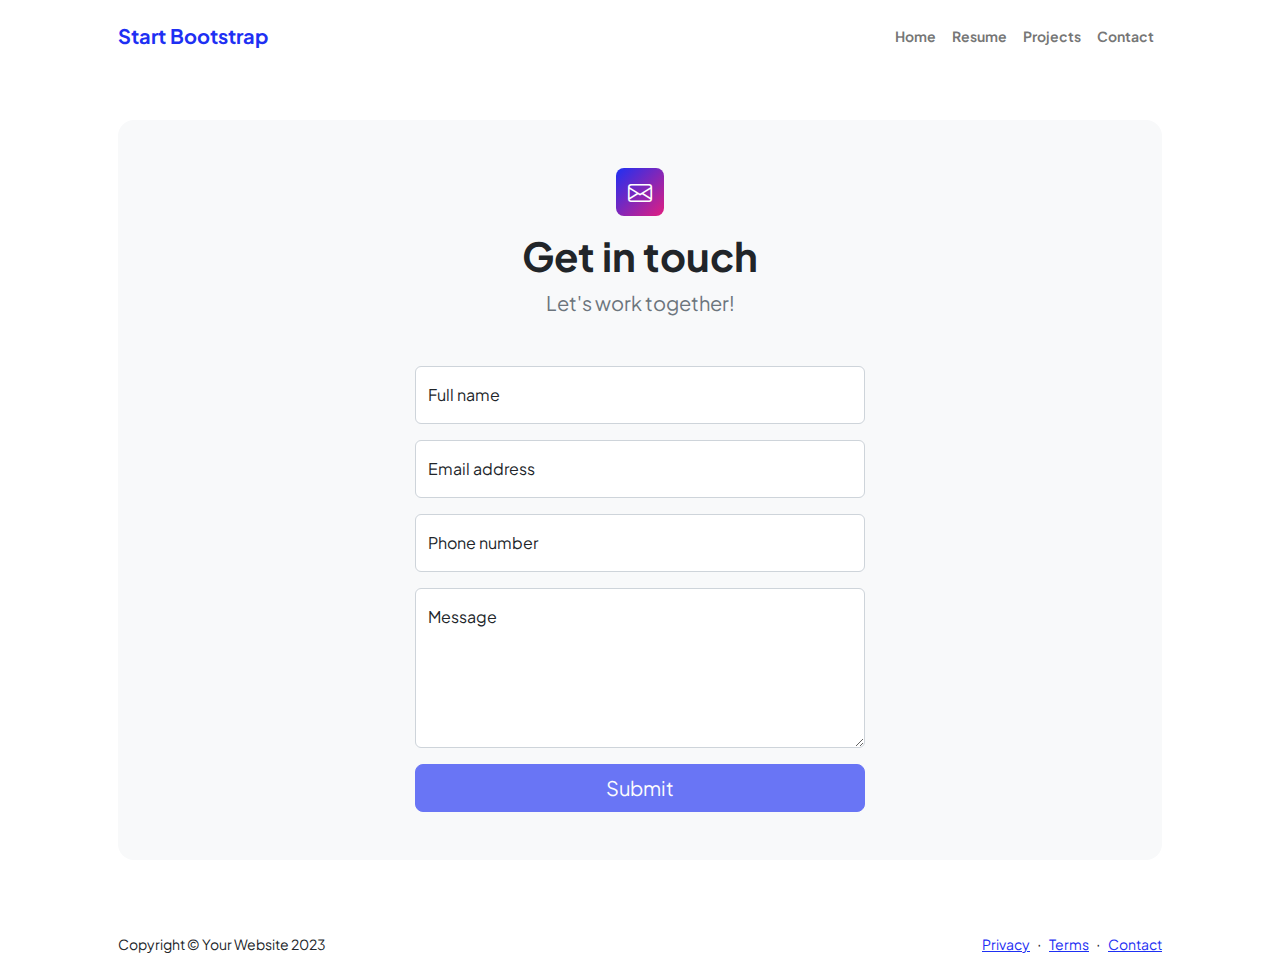
<file: contact.html>
<!DOCTYPE html>
<html lang="en">
    <head>
        <meta charset="utf-8" />
        <meta name="viewport" content="width=device-width, initial-scale=1, shrink-to-fit=no" />
        <meta name="description" content />
        <meta name="author" content />
        <title>Modern Business - Start Bootstrap Template</title>
        <!-- Favicon-->
        <link rel="icon" type="image/x-icon" href="assets/favicon.ico" />
        <!-- Custom Google font-->
        <link rel="preconnect" href="https://fonts.googleapis.com" />
        <link rel="preconnect" href="https://fonts.gstatic.com" crossorigin />
        <link href="https://fonts.googleapis.com/css2?family=Plus+Jakarta+Sans:wght@100;200;300;400;500;600;700;800;900&amp;display=swap" rel="stylesheet" />
        <!-- Bootstrap icons-->
        <link href="https://cdn.jsdelivr.net/npm/bootstrap-icons@1.8.1/font/bootstrap-icons.css" rel="stylesheet" />
        <!-- Core theme CSS (includes Bootstrap)-->
        <link href="css/styles.css" rel="stylesheet" />
    </head>
    <body class="d-flex flex-column">
        <main class="flex-shrink-0">
            <!-- Navigation-->
            <nav class="navbar navbar-expand-lg navbar-light bg-white py-3">
                <div class="container px-5">
                    <a class="navbar-brand" href="index.html"><span class="fw-bolder text-primary">Start Bootstrap</span></a>
                    <button class="navbar-toggler" type="button" data-bs-toggle="collapse" data-bs-target="#navbarSupportedContent" aria-controls="navbarSupportedContent" aria-expanded="false" aria-label="Toggle navigation"><span class="navbar-toggler-icon"></span></button>
                    <div class="collapse navbar-collapse" id="navbarSupportedContent">
                        <ul class="navbar-nav ms-auto mb-2 mb-lg-0 small fw-bolder">
                            <li class="nav-item"><a class="nav-link" href="index.html">Home</a></li>
                            <li class="nav-item"><a class="nav-link" href="resume.html">Resume</a></li>
                            <li class="nav-item"><a class="nav-link" href="projects.html">Projects</a></li>
                            <li class="nav-item"><a class="nav-link" href="contact.html">Contact</a></li>
                        </ul>
                    </div>
                </div>
            </nav>
            <!-- Page content-->
            <section class="py-5">
                <div class="container px-5">
                    <!-- Contact form-->
                    <div class="bg-light rounded-4 py-5 px-4 px-md-5">
                        <div class="text-center mb-5">
                            <div class="feature bg-primary bg-gradient-primary-to-secondary text-white rounded-3 mb-3"><i class="bi bi-envelope"></i></div>
                            <h1 class="fw-bolder">Get in touch</h1>
                            <p class="lead fw-normal text-muted mb-0">Let's work together!</p>
                        </div>
                        <div class="row gx-5 justify-content-center">
                            <div class="col-lg-8 col-xl-6">
                                <!-- * * * * * * * * * * * * * * *-->
                                <!-- * * SB Forms Contact Form * *-->
                                <!-- * * * * * * * * * * * * * * *-->
                                <!-- This form is pre-integrated with SB Forms.-->
                                <!-- To make this form functional, sign up at-->
                                <!-- https://startbootstrap.com/solution/contact-forms-->
                                <!-- to get an API token!-->
                                <form id="contactForm" data-sb-form-api-token="API_TOKEN">
                                    <!-- Name input-->
                                    <div class="form-floating mb-3">
                                        <input class="form-control" id="name" type="text" placeholder="Enter your name..." data-sb-validations="required" />
                                        <label for="name">Full name</label>
                                        <div class="invalid-feedback" data-sb-feedback="name:required">A name is required.</div>
                                    </div>
                                    <!-- Email address input-->
                                    <div class="form-floating mb-3">
                                        <input class="form-control" id="email" type="email" placeholder="name@example.com" data-sb-validations="required,email" />
                                        <label for="email">Email address</label>
                                        <div class="invalid-feedback" data-sb-feedback="email:required">An email is required.</div>
                                        <div class="invalid-feedback" data-sb-feedback="email:email">Email is not valid.</div>
                                    </div>
                                    <!-- Phone number input-->
                                    <div class="form-floating mb-3">
                                        <input class="form-control" id="phone" type="tel" placeholder="(123) 456-7890" data-sb-validations="required" />
                                        <label for="phone">Phone number</label>
                                        <div class="invalid-feedback" data-sb-feedback="phone:required">A phone number is required.</div>
                                    </div>
                                    <!-- Message input-->
                                    <div class="form-floating mb-3">
                                        <textarea class="form-control" id="message" type="text" placeholder="Enter your message here..." style="height: 10rem" data-sb-validations="required"></textarea>
                                        <label for="message">Message</label>
                                        <div class="invalid-feedback" data-sb-feedback="message:required">A message is required.</div>
                                    </div>
                                    <!-- Submit success message-->
                                    <!---->
                                    <!-- This is what your users will see when the form-->
                                    <!-- has successfully submitted-->
                                    <div class="d-none" id="submitSuccessMessage">
                                        <div class="text-center mb-3">
                                            <div class="fw-bolder">Form submission successful!</div>
                                            To activate this form, sign up at
                                            <br />
                                            <a href="https://startbootstrap.com/solution/contact-forms">https://startbootstrap.com/solution/contact-forms</a>
                                        </div>
                                    </div>
                                    <!-- Submit error message-->
                                    <!---->
                                    <!-- This is what your users will see when there is-->
                                    <!-- an error submitting the form-->
                                    <div class="d-none" id="submitErrorMessage"><div class="text-center text-danger mb-3">Error sending message!</div></div>
                                    <!-- Submit Button-->
                                    <div class="d-grid"><button class="btn btn-primary btn-lg disabled" id="submitButton" type="submit">Submit</button></div>
                                </form>
                            </div>
                        </div>
                    </div>
                </div>
            </section>
        </main>
        <!-- Footer-->
        <footer class="bg-white py-4 mt-auto">
            <div class="container px-5">
                <div class="row align-items-center justify-content-between flex-column flex-sm-row">
                    <div class="col-auto"><div class="small m-0">Copyright &copy; Your Website 2023</div></div>
                    <div class="col-auto">
                        <a class="small" href="#!">Privacy</a>
                        <span class="mx-1">&middot;</span>
                        <a class="small" href="#!">Terms</a>
                        <span class="mx-1">&middot;</span>
                        <a class="small" href="#!">Contact</a>
                    </div>
                </div>
            </div>
        </footer>
        <!-- Bootstrap core JS-->
        <script src="https://cdn.jsdelivr.net/npm/bootstrap@5.2.3/dist/js/bootstrap.bundle.min.js"></script>
        <!-- Core theme JS-->
        <script src="js/scripts.js"></script>
        <!-- * * * * * * * * * * * * * * * * * * * * * * * * * * * * * * * * * * * * * * * *-->
        <!-- * *                               SB Forms JS                               * *-->
        <!-- * * Activate your form at https://startbootstrap.com/solution/contact-forms * *-->
        <!-- * * * * * * * * * * * * * * * * * * * * * * * * * * * * * * * * * * * * * * * *-->
        <script src="https://cdn.startbootstrap.com/sb-forms-latest.js"></script>
    </body>
</html>
</file>
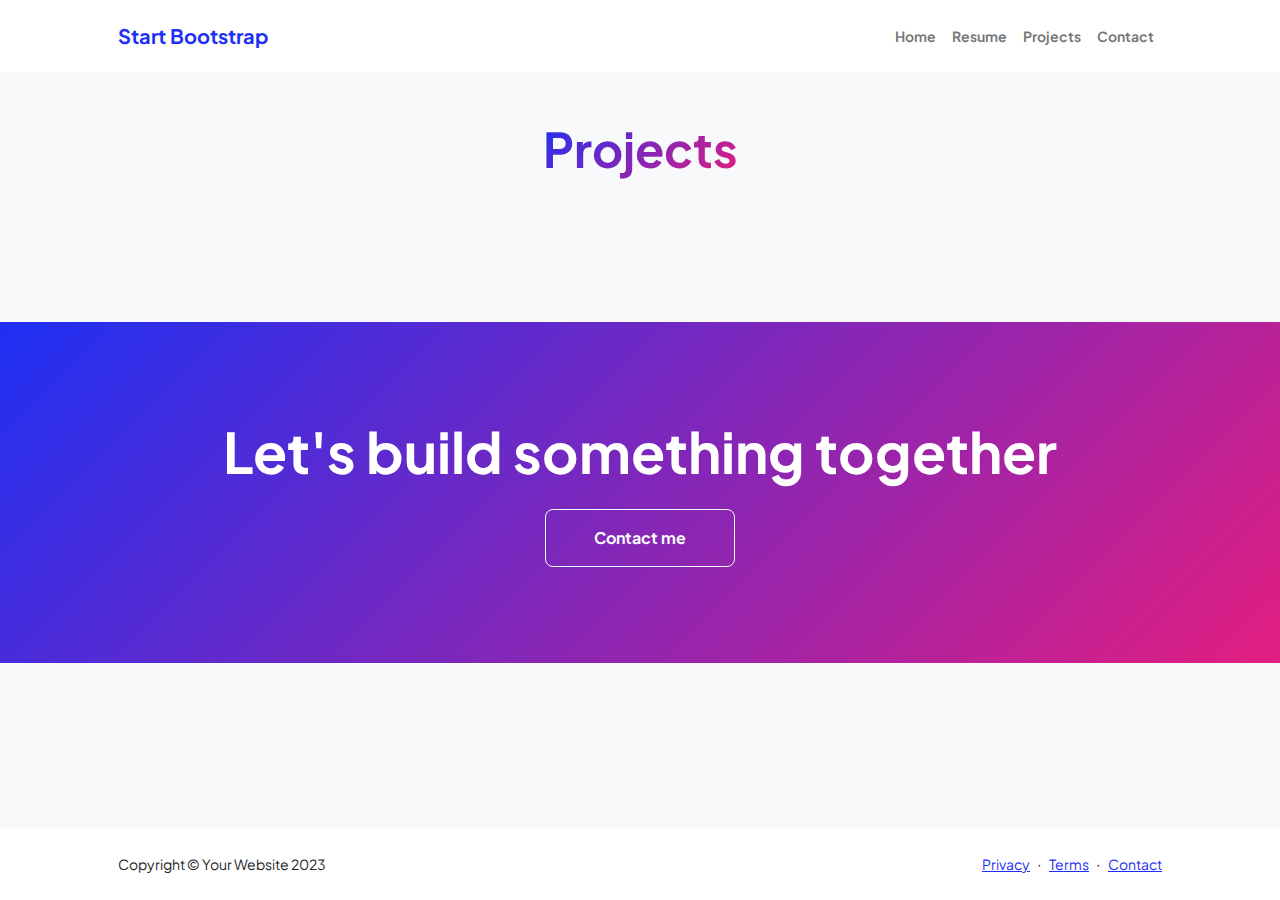
<file: projects.html>
<!DOCTYPE html>
<html lang="en">

<head>
    <meta charset="utf-8" />
    <meta name="viewport" content="width=device-width, initial-scale=1, shrink-to-fit=no" />
    <meta name="description" content="" />
    <meta name="author" content="" />
    <title>Modern Business - Start Bootstrap Template</title>
    <!-- Favicon-->
    <link rel="icon" type="image/x-icon" href="assets/favicon.ico" />
    <!-- Custom Google font-->
    <link rel="preconnect" href="https://fonts.googleapis.com" />
    <link rel="preconnect" href="https://fonts.gstatic.com" crossorigin />
    <link href="https://fonts.googleapis.com/css2?family=Plus+Jakarta+Sans:wght@100;200;300;400;500;600;700;800;900&amp;display=swap" rel="stylesheet" />
    <!-- Bootstrap icons-->
    <link href="https://cdn.jsdelivr.net/npm/bootstrap-icons@1.8.1/font/bootstrap-icons.css" rel="stylesheet" />
    <!-- Core theme CSS (includes Bootstrap)-->
    <link href="css/styles.css" rel="stylesheet" />
</head>

<body class="d-flex flex-column h-100 bg-light">
    <main class="flex-shrink-0">
        <!-- Navigation-->
        <nav class="navbar navbar-expand-lg navbar-light bg-white py-3">
            <div class="container px-5">
                <a class="navbar-brand" href="index.html"><span class="fw-bolder text-primary">Start Bootstrap</span></a>
                <button class="navbar-toggler" type="button" data-bs-toggle="collapse" data-bs-target="#navbarSupportedContent" aria-controls="navbarSupportedContent" aria-expanded="false" aria-label="Toggle navigation"><span class="navbar-toggler-icon"></span></button>
                <div class="collapse navbar-collapse" id="navbarSupportedContent">
                    <ul class="navbar-nav ms-auto mb-2 mb-lg-0 small fw-bolder">
                        <li class="nav-item"><a class="nav-link" href="index.html">Home</a></li>
                        <li class="nav-item"><a class="nav-link" href="resume.html">Resume</a></li>
                        <li class="nav-item"><a class="nav-link" href="projects.html">Projects</a></li>
                        <li class="nav-item"><a class="nav-link" href="contact.html">Contact</a></li>
                    </ul>
                </div>
            </div>
        </nav>
        <!-- Projects Section-->
        <section class="py-5">
            <div class="container px-5 mb-5">
                <div class="text-center mb-5">
                    <h1 class="display-5 fw-bolder mb-0"><span class="text-gradient d-inline">Projects</span></h1>
                </div>
                <div class="row gx-5 justify-content-center">

                    <div class='tableauPlaceholder' id='viz1748979215272' style='position: relative'><noscript><a href='https:&#47;&#47;www.tableau.com&#47;'><img alt=' ' src='https:&#47;&#47;public.tableau.com&#47;static&#47;images&#47;St&#47;StarWars_10_0&#47;STARWARS&#47;1_rss.png' style='border: none' /></a></noscript>
                        <object
                            class='tableauViz' style='display:none;'>
                            <param name='host_url' value='https%3A%2F%2Fpublic.tableau.com%2F' />
                            <param name='embed_code_version' value='3' />
                            <param name='site_root' value='' />
                            <param name='name' value='StarWars_10_0&#47;STARWARS' />
                            <param name='tabs' value='yes' />
                            <param name='toolbar' value='yes' />
                            <param name='static_image' value='https:&#47;&#47;public.tableau.com&#47;static&#47;images&#47;St&#47;StarWars_10_0&#47;STARWARS&#47;1.png' />
                            <param name='animate_transition' value='yes' />
                            <param name='display_static_image' value='yes' />
                            <param name='display_spinner' value='yes' />
                            <param name='display_overlay' value='yes' />
                            <param name='display_count' value='yes' />
                            </object>
                    </div>
                    <script type='text/javascript'>
                        var divElement = document.getElementById('viz1748979215272');
                        var vizElement = divElement.getElementsByTagName('object')[0];
                        if (divElement.offsetWidth > 800) {
                            vizElement.style.width = '100%';
                            vizElement.style.height = (divElement.offsetWidth * 0.75) + 'px';
                        } else if (divElement.offsetWidth > 500) {
                            vizElement.style.width = '100%';
                            vizElement.style.height = (divElement.offsetWidth * 0.75) + 'px';
                        } else {
                            vizElement.style.width = '100%';
                            vizElement.style.height = (divElement.offsetWidth * 1.77) + 'px';
                        }
                        var scriptElement = document.createElement('script');
                        scriptElement.src = 'https://public.tableau.com/javascripts/api/viz_v1.js';
                        vizElement.parentNode.insertBefore(scriptElement, vizElement);
                    </script>

                    <!-- <div class="col-lg-11 col-xl-9 col-xxl-8"> -->
                    <!-- Project Card 1-->
                    <!-- <div class="card overflow-hidden shadow rounded-4 border-0 mb-5">
                            <div class="card-body p-0">
                                <div class="d-flex align-items-center">
                                    <div class="p-5"> -->
                    <!-- <h2 class="fw-bolder">Project Name 1</h2> -->
                    <!-- <p>Lorem ipsum dolor sit amet consectetur adipisicing elit. Eius at enim eum illum aperiam placeat esse? Mollitia omnis minima saepe recusandae libero, iste ad asperiores! Explicabo commodi quo itaque! Ipsam!</p>
                                    </div>
                                    <img class="img-fluid" src="https://dummyimage.com/300x400/343a40/6c757d" alt="..." />
                                </div>
                            </div>
                        </div> -->
                    <!-- Project Card 2-->
                    <!-- <div class="card overflow-hidden shadow rounded-4 border-0">
                                <div class="card-body p-0">
                                    <div class="d-flex align-items-center">
                                        <div class="p-5">
                                            <h2 class="fw-bolder">Project Name 2</h2>
                                            <p>Lorem ipsum dolor sit amet consectetur adipisicing elit. Eius at enim eum illum aperiam placeat esse? Mollitia omnis minima saepe recusandae libero, iste ad asperiores! Explicabo commodi quo itaque! Ipsam!</p>
                                        </div>
                                        <img class="img-fluid" src="https://dummyimage.com/300x400/343a40/6c757d" alt="..." />
                                    </div>
                                </div>
                            </div> -->
                    <!-- </div> -->
                    <!-- </div> -->
                </div>
        </section>
        <!-- Call to action section-->
        <section class="py-5 bg-gradient-primary-to-secondary text-white">
            <div class="container px-5 my-5">
                <div class="text-center">
                    <h2 class="display-4 fw-bolder mb-4">Let's build something together</h2>
                    <a class="btn btn-outline-light btn-lg px-5 py-3 fs-6 fw-bolder" href="contact.html">Contact me</a>
                </div>
            </div>
        </section>
    </main>
    <!-- Footer-->
    <footer class="bg-white py-4 mt-auto">
        <div class="container px-5">
            <div class="row align-items-center justify-content-between flex-column flex-sm-row">
                <div class="col-auto">
                    <div class="small m-0">Copyright &copy; Your Website 2023</div>
                </div>
                <div class="col-auto">
                    <a class="small" href="#!">Privacy</a>
                    <span class="mx-1">&middot;</span>
                    <a class="small" href="#!">Terms</a>
                    <span class="mx-1">&middot;</span>
                    <a class="small" href="#!">Contact</a>
                </div>
            </div>
        </div>
    </footer>
    <!-- Bootstrap core JS-->
    <script src="https://cdn.jsdelivr.net/npm/bootstrap@5.2.3/dist/js/bootstrap.bundle.min.js"></script>
    <!-- Core theme JS-->
    <script src="js/scripts.js"></script>
</body>

</html>
</file>
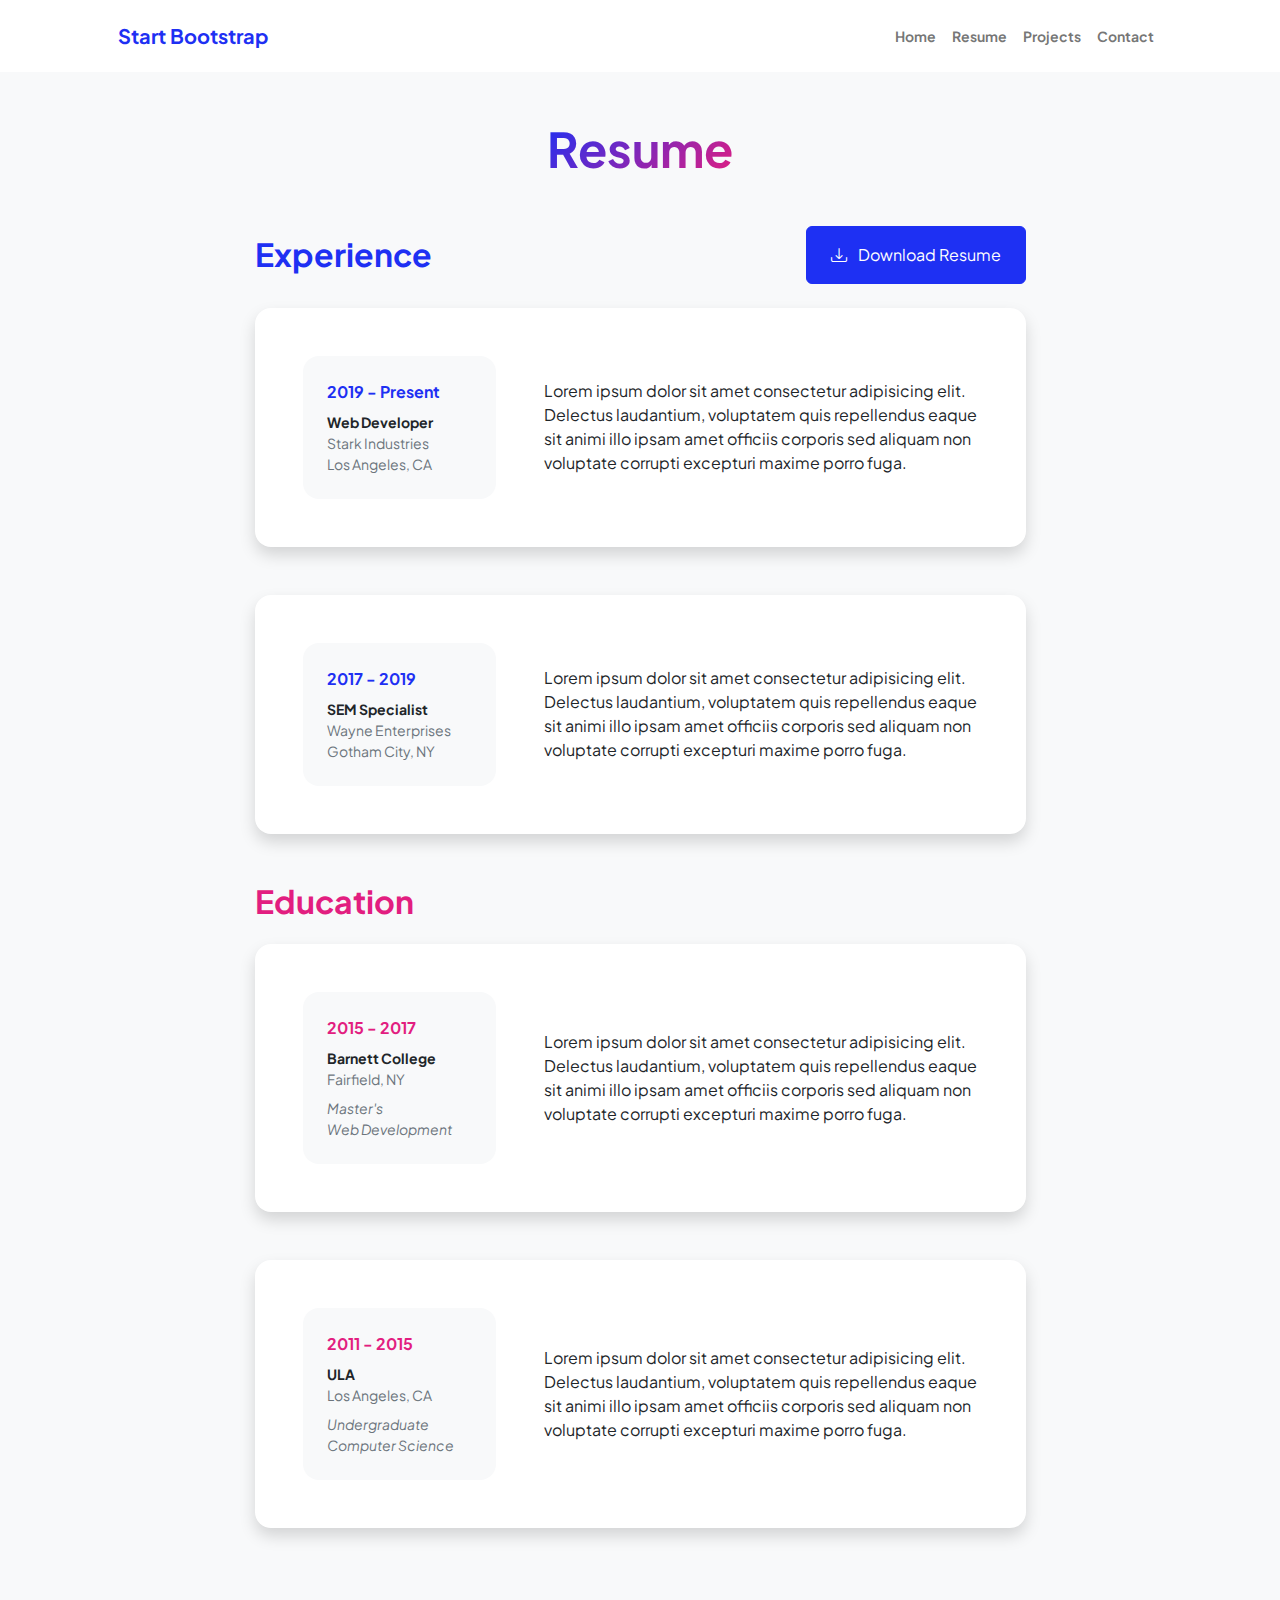
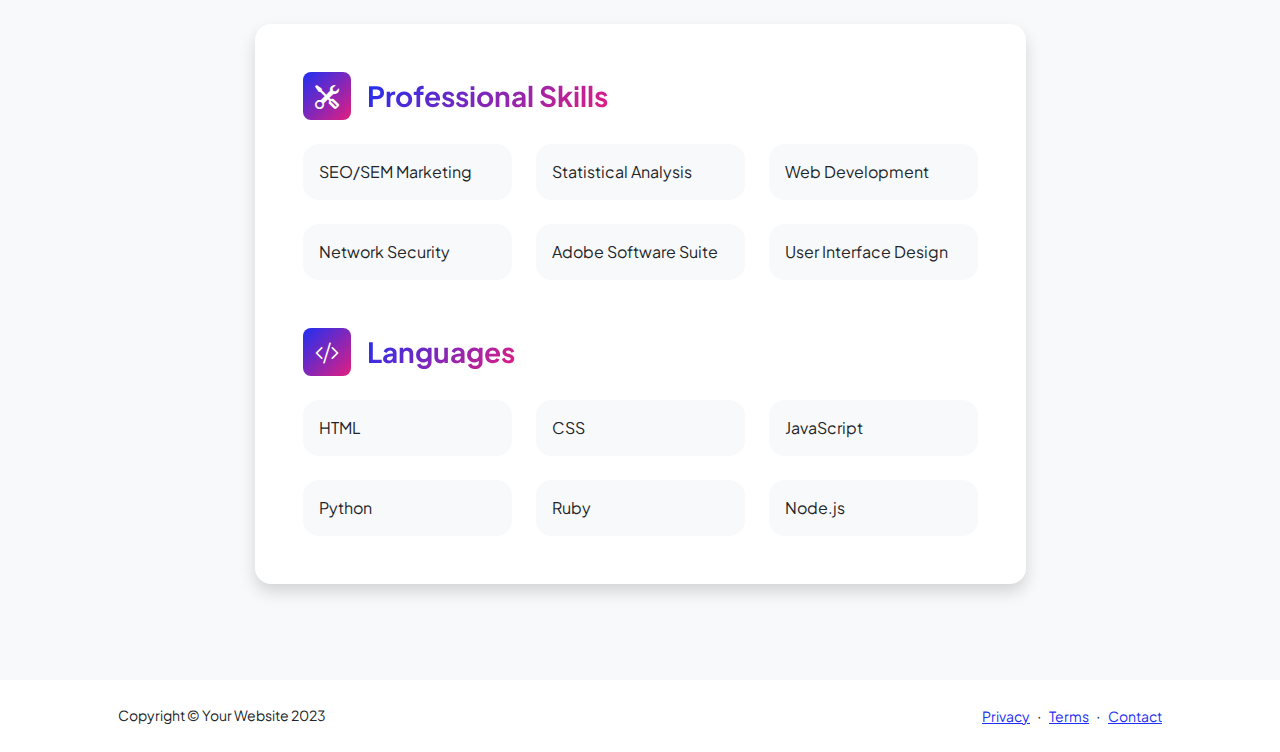
<file: resume.html>
<!DOCTYPE html>
<html lang="en">
    <head>
        <meta charset="utf-8" />
        <meta name="viewport" content="width=device-width, initial-scale=1, shrink-to-fit=no" />
        <meta name="description" content="" />
        <meta name="author" content="" />
        <title>Personal - Start Bootstrap Template</title>
        <!-- Favicon-->
        <link rel="icon" type="image/x-icon" href="assets/favicon.ico" />
        <!-- Custom Google font-->
        <link rel="preconnect" href="https://fonts.googleapis.com" />
        <link rel="preconnect" href="https://fonts.gstatic.com" crossorigin />
        <link href="https://fonts.googleapis.com/css2?family=Plus+Jakarta+Sans:wght@100;200;300;400;500;600;700;800;900&amp;display=swap" rel="stylesheet" />
        <!-- Bootstrap icons-->
        <link href="https://cdn.jsdelivr.net/npm/bootstrap-icons@1.8.1/font/bootstrap-icons.css" rel="stylesheet" />
        <!-- Core theme CSS (includes Bootstrap)-->
        <link href="css/styles.css" rel="stylesheet" />
    </head>
    <body class="d-flex flex-column h-100 bg-light">
        <main class="flex-shrink-0">
            <!-- Navigation-->
            <nav class="navbar navbar-expand-lg navbar-light bg-white py-3">
                <div class="container px-5">
                    <a class="navbar-brand" href="index.html"><span class="fw-bolder text-primary">Start Bootstrap</span></a>
                    <button class="navbar-toggler" type="button" data-bs-toggle="collapse" data-bs-target="#navbarSupportedContent" aria-controls="navbarSupportedContent" aria-expanded="false" aria-label="Toggle navigation"><span class="navbar-toggler-icon"></span></button>
                    <div class="collapse navbar-collapse" id="navbarSupportedContent">
                        <ul class="navbar-nav ms-auto mb-2 mb-lg-0 small fw-bolder">
                            <li class="nav-item"><a class="nav-link" href="index.html">Home</a></li>
                            <li class="nav-item"><a class="nav-link" href="resume.html">Resume</a></li>
                            <li class="nav-item"><a class="nav-link" href="projects.html">Projects</a></li>
                            <li class="nav-item"><a class="nav-link" href="contact.html">Contact</a></li>
                        </ul>
                    </div>
                </div>
            </nav>
            <!-- Page Content-->
            <div class="container px-5 my-5">
                <div class="text-center mb-5">
                    <h1 class="display-5 fw-bolder mb-0"><span class="text-gradient d-inline">Resume</span></h1>
                </div>
                <div class="row gx-5 justify-content-center">
                    <div class="col-lg-11 col-xl-9 col-xxl-8">
                        <!-- Experience Section-->
                        <section>
                            <div class="d-flex align-items-center justify-content-between mb-4">
                                <h2 class="text-primary fw-bolder mb-0">Experience</h2>
                                <!-- Download resume button-->
                                <!-- Note: Set the link href target to a PDF file within your project-->
                                <a class="btn btn-primary px-4 py-3" href="#!">
                                    <div class="d-inline-block bi bi-download me-2"></div>
                                    Download Resume
                                </a>
                            </div>
                            <!-- Experience Card 1-->
                            <div class="card shadow border-0 rounded-4 mb-5">
                                <div class="card-body p-5">
                                    <div class="row align-items-center gx-5">
                                        <div class="col text-center text-lg-start mb-4 mb-lg-0">
                                            <div class="bg-light p-4 rounded-4">
                                                <div class="text-primary fw-bolder mb-2">2019 - Present</div>
                                                <div class="small fw-bolder">Web Developer</div>
                                                <div class="small text-muted">Stark Industries</div>
                                                <div class="small text-muted">Los Angeles, CA</div>
                                            </div>
                                        </div>
                                        <div class="col-lg-8"><div>Lorem ipsum dolor sit amet consectetur adipisicing elit. Delectus laudantium, voluptatem quis repellendus eaque sit animi illo ipsam amet officiis corporis sed aliquam non voluptate corrupti excepturi maxime porro fuga.</div></div>
                                    </div>
                                </div>
                            </div>
                            <!-- Experience Card 2-->
                            <div class="card shadow border-0 rounded-4 mb-5">
                                <div class="card-body p-5">
                                    <div class="row align-items-center gx-5">
                                        <div class="col text-center text-lg-start mb-4 mb-lg-0">
                                            <div class="bg-light p-4 rounded-4">
                                                <div class="text-primary fw-bolder mb-2">2017 - 2019</div>
                                                <div class="small fw-bolder">SEM Specialist</div>
                                                <div class="small text-muted">Wayne Enterprises</div>
                                                <div class="small text-muted">Gotham City, NY</div>
                                            </div>
                                        </div>
                                        <div class="col-lg-8"><div>Lorem ipsum dolor sit amet consectetur adipisicing elit. Delectus laudantium, voluptatem quis repellendus eaque sit animi illo ipsam amet officiis corporis sed aliquam non voluptate corrupti excepturi maxime porro fuga.</div></div>
                                    </div>
                                </div>
                            </div>
                        </section>
                        <!-- Education Section-->
                        <section>
                            <h2 class="text-secondary fw-bolder mb-4">Education</h2>
                            <!-- Education Card 1-->
                            <div class="card shadow border-0 rounded-4 mb-5">
                                <div class="card-body p-5">
                                    <div class="row align-items-center gx-5">
                                        <div class="col text-center text-lg-start mb-4 mb-lg-0">
                                            <div class="bg-light p-4 rounded-4">
                                                <div class="text-secondary fw-bolder mb-2">2015 - 2017</div>
                                                <div class="mb-2">
                                                    <div class="small fw-bolder">Barnett College</div>
                                                    <div class="small text-muted">Fairfield, NY</div>
                                                </div>
                                                <div class="fst-italic">
                                                    <div class="small text-muted">Master's</div>
                                                    <div class="small text-muted">Web Development</div>
                                                </div>
                                            </div>
                                        </div>
                                        <div class="col-lg-8"><div>Lorem ipsum dolor sit amet consectetur adipisicing elit. Delectus laudantium, voluptatem quis repellendus eaque sit animi illo ipsam amet officiis corporis sed aliquam non voluptate corrupti excepturi maxime porro fuga.</div></div>
                                    </div>
                                </div>
                            </div>
                            <!-- Education Card 2-->
                            <div class="card shadow border-0 rounded-4 mb-5">
                                <div class="card-body p-5">
                                    <div class="row align-items-center gx-5">
                                        <div class="col text-center text-lg-start mb-4 mb-lg-0">
                                            <div class="bg-light p-4 rounded-4">
                                                <div class="text-secondary fw-bolder mb-2">2011 - 2015</div>
                                                <div class="mb-2">
                                                    <div class="small fw-bolder">ULA</div>
                                                    <div class="small text-muted">Los Angeles, CA</div>
                                                </div>
                                                <div class="fst-italic">
                                                    <div class="small text-muted">Undergraduate</div>
                                                    <div class="small text-muted">Computer Science</div>
                                                </div>
                                            </div>
                                        </div>
                                        <div class="col-lg-8"><div>Lorem ipsum dolor sit amet consectetur adipisicing elit. Delectus laudantium, voluptatem quis repellendus eaque sit animi illo ipsam amet officiis corporis sed aliquam non voluptate corrupti excepturi maxime porro fuga.</div></div>
                                    </div>
                                </div>
                            </div>
                        </section>
                        <!-- Divider-->
                        <div class="pb-5"></div>
                        <!-- Skills Section-->
                        <section>
                            <!-- Skillset Card-->
                            <div class="card shadow border-0 rounded-4 mb-5">
                                <div class="card-body p-5">
                                    <!-- Professional skills list-->
                                    <div class="mb-5">
                                        <div class="d-flex align-items-center mb-4">
                                            <div class="feature bg-primary bg-gradient-primary-to-secondary text-white rounded-3 me-3"><i class="bi bi-tools"></i></div>
                                            <h3 class="fw-bolder mb-0"><span class="text-gradient d-inline">Professional Skills</span></h3>
                                        </div>
                                        <div class="row row-cols-1 row-cols-md-3 mb-4">
                                            <div class="col mb-4 mb-md-0"><div class="d-flex align-items-center bg-light rounded-4 p-3 h-100">SEO/SEM Marketing</div></div>
                                            <div class="col mb-4 mb-md-0"><div class="d-flex align-items-center bg-light rounded-4 p-3 h-100">Statistical Analysis</div></div>
                                            <div class="col"><div class="d-flex align-items-center bg-light rounded-4 p-3 h-100">Web Development</div></div>
                                        </div>
                                        <div class="row row-cols-1 row-cols-md-3">
                                            <div class="col mb-4 mb-md-0"><div class="d-flex align-items-center bg-light rounded-4 p-3 h-100">Network Security</div></div>
                                            <div class="col mb-4 mb-md-0"><div class="d-flex align-items-center bg-light rounded-4 p-3 h-100">Adobe Software Suite</div></div>
                                            <div class="col"><div class="d-flex align-items-center bg-light rounded-4 p-3 h-100">User Interface Design</div></div>
                                        </div>
                                    </div>
                                    <!-- Languages list-->
                                    <div class="mb-0">
                                        <div class="d-flex align-items-center mb-4">
                                            <div class="feature bg-primary bg-gradient-primary-to-secondary text-white rounded-3 me-3"><i class="bi bi-code-slash"></i></div>
                                            <h3 class="fw-bolder mb-0"><span class="text-gradient d-inline">Languages</span></h3>
                                        </div>
                                        <div class="row row-cols-1 row-cols-md-3 mb-4">
                                            <div class="col mb-4 mb-md-0"><div class="d-flex align-items-center bg-light rounded-4 p-3 h-100">HTML</div></div>
                                            <div class="col mb-4 mb-md-0"><div class="d-flex align-items-center bg-light rounded-4 p-3 h-100">CSS</div></div>
                                            <div class="col"><div class="d-flex align-items-center bg-light rounded-4 p-3 h-100">JavaScript</div></div>
                                        </div>
                                        <div class="row row-cols-1 row-cols-md-3">
                                            <div class="col mb-4 mb-md-0"><div class="d-flex align-items-center bg-light rounded-4 p-3 h-100">Python</div></div>
                                            <div class="col mb-4 mb-md-0"><div class="d-flex align-items-center bg-light rounded-4 p-3 h-100">Ruby</div></div>
                                            <div class="col"><div class="d-flex align-items-center bg-light rounded-4 p-3 h-100">Node.js</div></div>
                                        </div>
                                    </div>
                                </div>
                            </div>
                        </section>
                    </div>
                </div>
            </div>
        </main>
        <!-- Footer-->
        <footer class="bg-white py-4 mt-auto">
            <div class="container px-5">
                <div class="row align-items-center justify-content-between flex-column flex-sm-row">
                    <div class="col-auto"><div class="small m-0">Copyright &copy; Your Website 2023</div></div>
                    <div class="col-auto">
                        <a class="small" href="#!">Privacy</a>
                        <span class="mx-1">&middot;</span>
                        <a class="small" href="#!">Terms</a>
                        <span class="mx-1">&middot;</span>
                        <a class="small" href="#!">Contact</a>
                    </div>
                </div>
            </div>
        </footer>
        <!-- Bootstrap core JS-->
        <script src="https://cdn.jsdelivr.net/npm/bootstrap@5.2.3/dist/js/bootstrap.bundle.min.js"></script>
        <!-- Core theme JS-->
        <script src="js/scripts.js"></script>
    </body>
</html>
</file>
